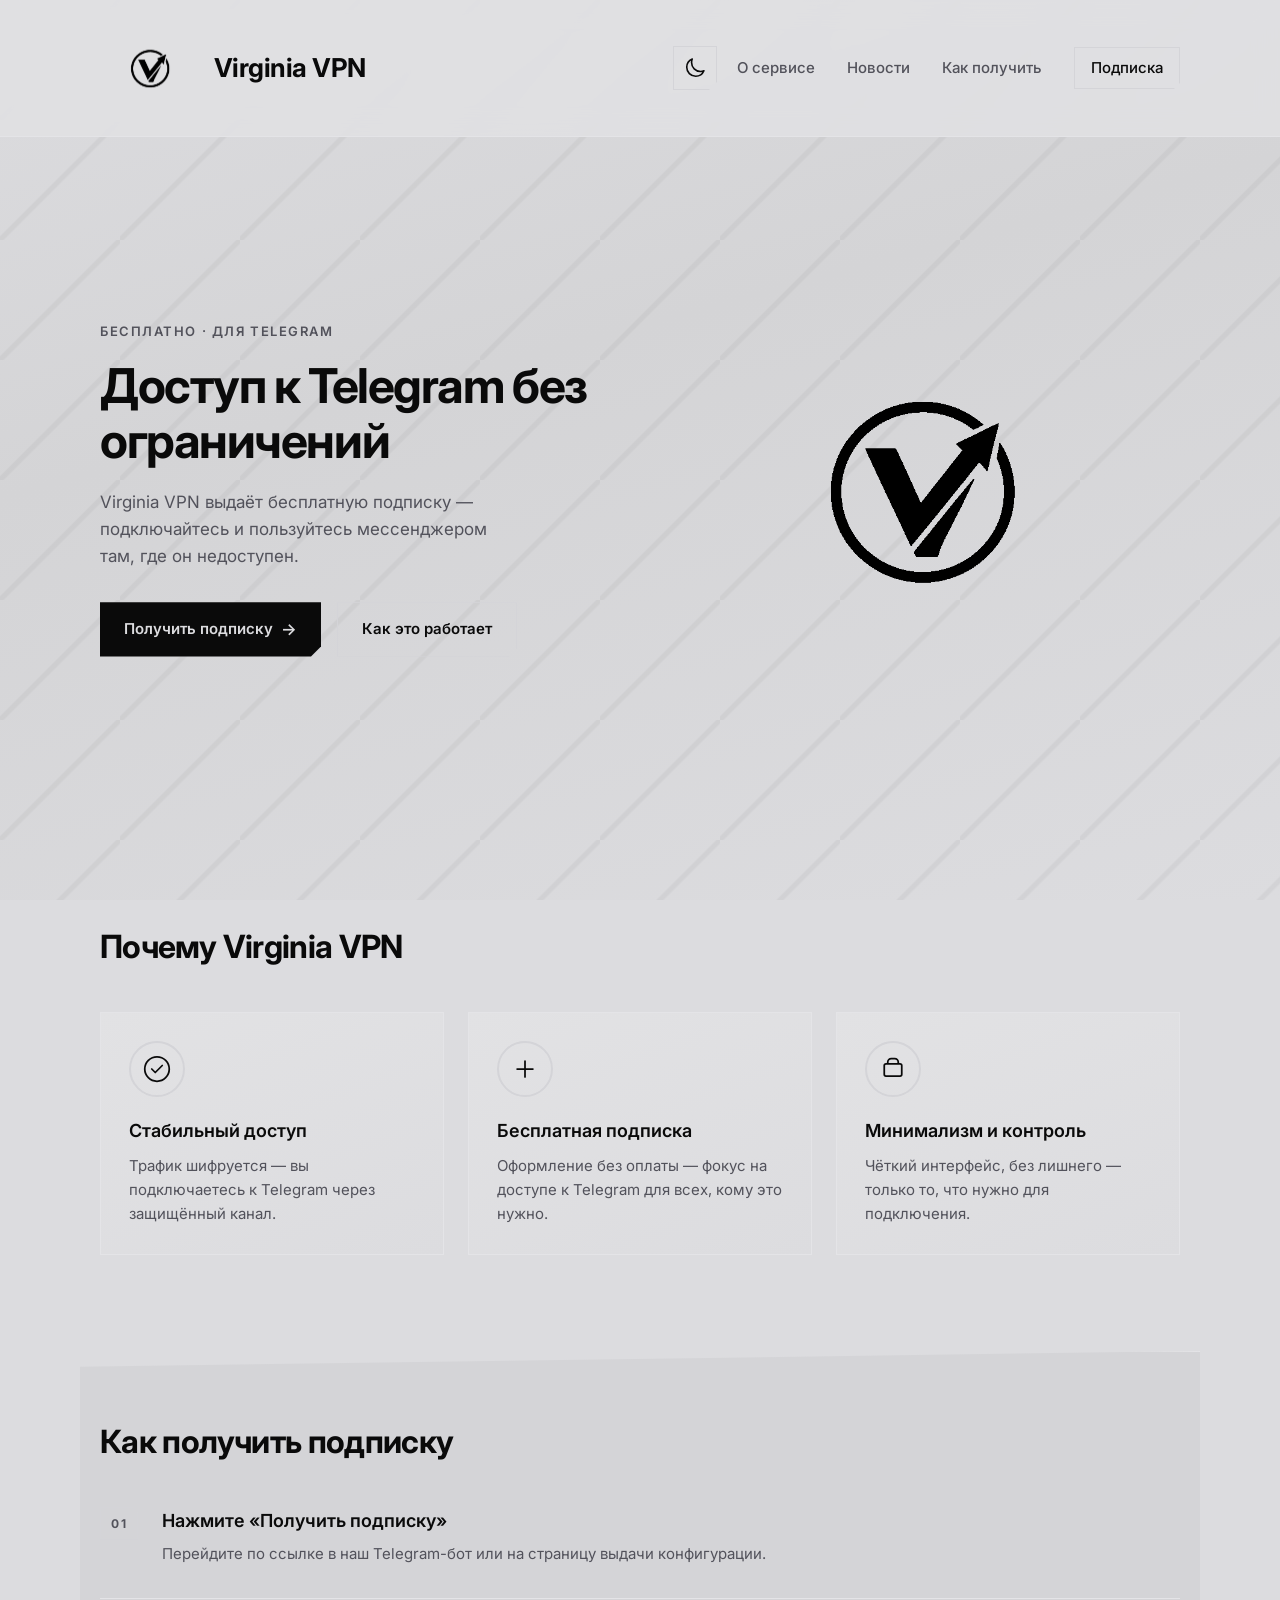
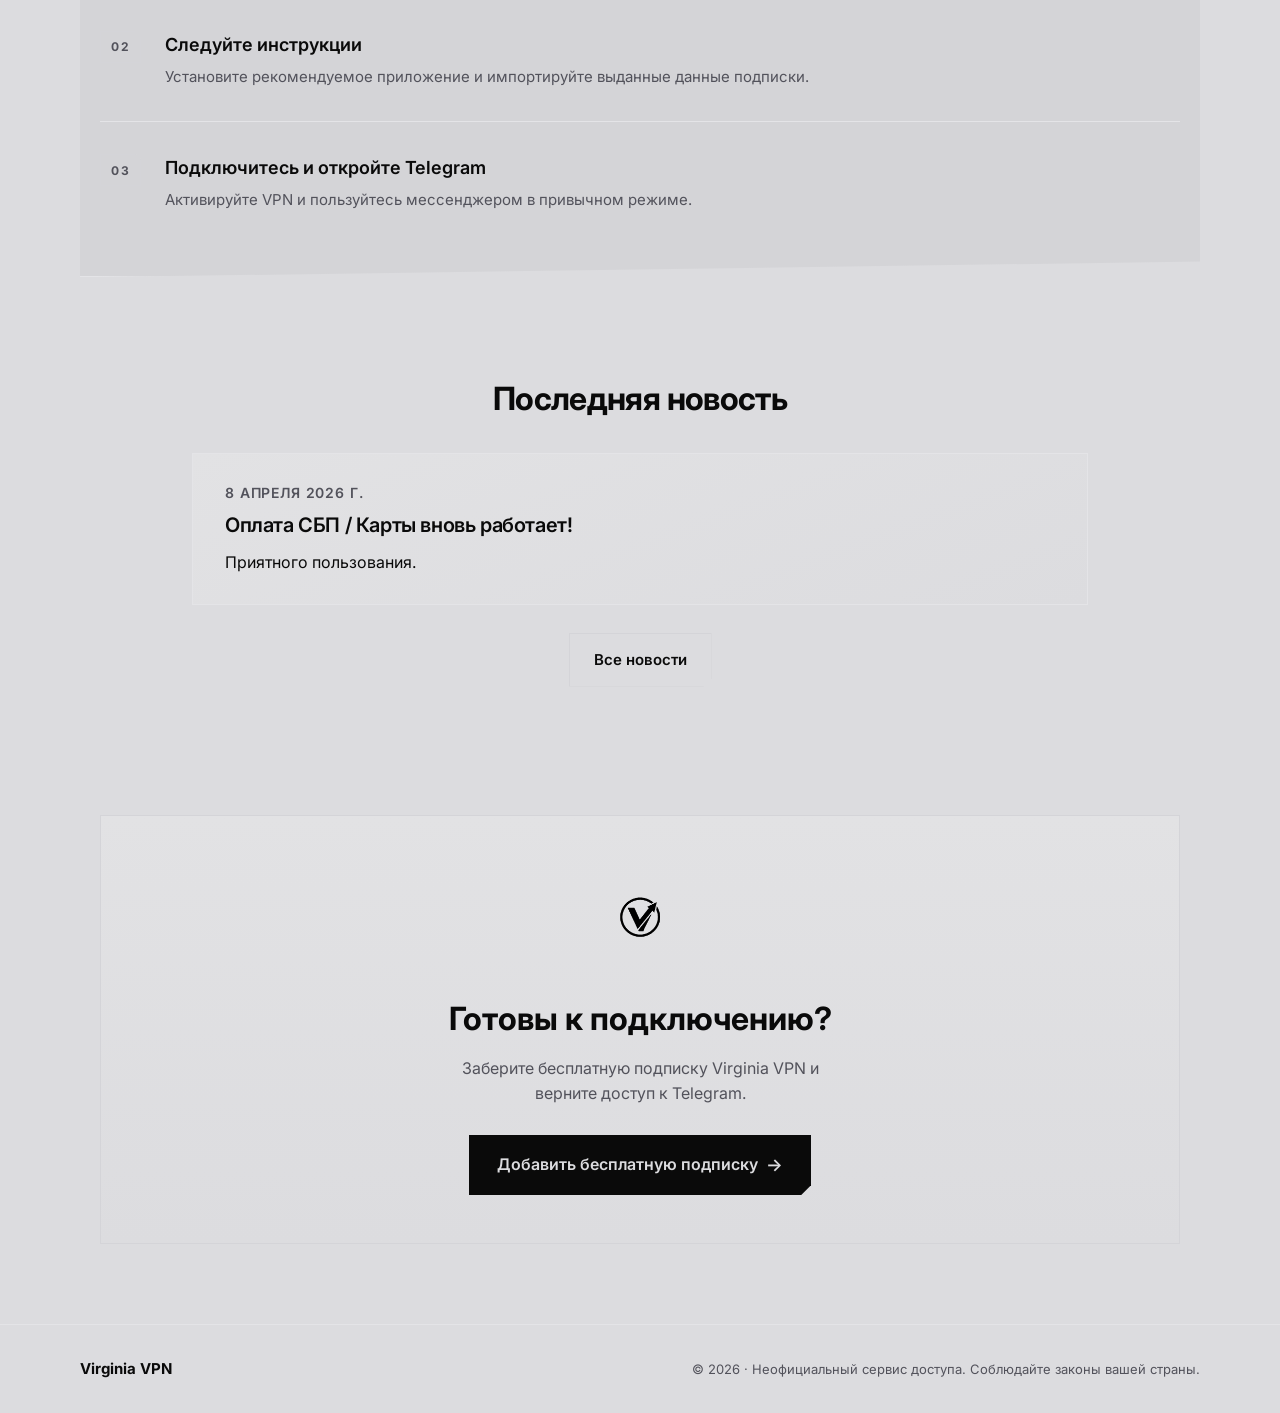
<file: index.html>
<!DOCTYPE html>
<html lang="ru">
<head>
  <meta charset="UTF-8" />
  <meta name="viewport" content="width=device-width, initial-scale=1.0" />
  <meta name="description" content="Virginia VPN — бесплатная подписка для стабильного доступа к Telegram." />
  <title>Virginia VPN — бесплатный доступ к Telegram</title>
  <script>
    (function () {
      function readSavedTheme() {
        try {
          var raw = localStorage.getItem("virginia-vpn-theme");
          if (raw == null || raw === "") return null;
          if (raw === "dark" || raw === "light") return raw;
          var data = JSON.parse(raw);
          if (data && (data.theme === "dark" || data.theme === "light")) return data.theme;
        } catch (err) {}
        return null;
      }
      try {
        var saved = readSavedTheme();
        if (saved === "dark" || saved === "light") {
          document.documentElement.setAttribute("data-theme", saved);
        } else if (window.matchMedia("(prefers-color-scheme: dark)").matches) {
          document.documentElement.setAttribute("data-theme", "dark");
        } else {
          document.documentElement.setAttribute("data-theme", "light");
        }
      } catch (e) {
        document.documentElement.setAttribute("data-theme", "light");
      }
    })();
  </script>
  <link rel="preconnect" href="https://fonts.googleapis.com" />
  <link rel="preconnect" href="https://fonts.gstatic.com" crossorigin />
  <link href="https://fonts.googleapis.com/css2?family=Inter:wght@400;500;600;700&display=swap" rel="stylesheet" />
  <link rel="stylesheet" href="styles.css" />
</head>
<body>
  <div class="bg-grid" aria-hidden="true"></div>

  <header class="header">
    <div class="header__inner">
      <a class="brand" href="#">
        <img class="brand__logo" src="logo.png" alt="Virginia VPN" width="100" height="100" draggable="false" />
        <span class="brand__name">Virginia VPN</span>
      </a>
      <div class="header__actions">
        <button class="theme-toggle" type="button" id="theme-toggle" aria-label="Включить тёмную тему" title="Тема оформления">
          <svg class="theme-toggle__icon theme-toggle__icon--moon" width="22" height="22" viewBox="0 0 24 24" fill="none" xmlns="http://www.w3.org/2000/svg" aria-hidden="true">
            <path
              d="M21.752 15.002A9.718 9.718 0 0118 15.75c-5.385 0-9.75-4.365-9.75-9.75 0-1.33.266-2.597.748-3.752A9.753 9.753 0 003 11.25C3 16.635 7.365 21 12.75 21a9.753 9.753 0 009.002-5.998z"
              stroke="currentColor"
              stroke-width="1.75"
              stroke-linecap="round"
              stroke-linejoin="round"
            />
          </svg>
          <svg class="theme-toggle__icon theme-toggle__icon--sun" width="22" height="22" viewBox="0 0 24 24" fill="none" xmlns="http://www.w3.org/2000/svg" aria-hidden="true">
            <circle cx="12" cy="12" r="4" stroke="currentColor" stroke-width="1.75"/>
            <path d="M12 2v2M12 20v2M4.93 4.93l1.41 1.41M17.66 17.66l1.41 1.41M2 12h2M20 12h2M4.93 19.07l1.41-1.41M17.66 6.34l1.41-1.41" stroke="currentColor" stroke-width="1.75" stroke-linecap="round"/>
          </svg>
        </button>
        <nav class="nav" id="site-nav" aria-label="Основная навигация">
        <a class="nav__link nav__desktop-only" href="#about">О сервисе</a>
        <a class="nav__link nav__desktop-only" href="news.html">Новости</a>
        <a class="nav__link nav__desktop-only" href="#how">Как получить</a>
        <a class="nav__link nav__link--cta nav__desktop-only" href="#get">Подписка</a>
        <ul class="nav__list nav__mobile-only">
          <li class="nav__item">
            <a class="nav__link" href="#">Главная</a>
          </li>
          <li class="nav__item">
            <a class="nav__link" href="#about">О сервисе</a>
          </li>
          <li class="nav__item">
            <a class="nav__link" href="news.html">Новости</a>
          </li>
          <li class="nav__item">
            <a class="nav__link" href="#how">Как получить подписку</a>
          </li>
          <li class="nav__item">
            <a class="nav__link" href="#how">Как это работает</a>
          </li>
          <li class="nav__item">
            <a class="nav__link" href="#get">Подписка</a>
          </li>
          <li class="nav__item">
            <a class="nav__link nav__link--external" href="https://t.me/" target="_blank" rel="noopener noreferrer">Выдача в Telegram</a>
          </li>
        </ul>
        <a class="nav__cta nav__mobile-only" href="#get">Получить подписку</a>
        </nav>
      </div>
      <button class="nav-toggle" type="button" aria-expanded="false" aria-controls="site-nav" aria-label="Открыть меню">
        <span class="nav-toggle__bar"></span>
        <span class="nav-toggle__bar"></span>
        <span class="nav-toggle__bar"></span>
      </button>
    </div>
  </header>

  <div class="nav-backdrop" id="nav-backdrop" aria-hidden="true" hidden></div>

  <main>
    <section class="hero">
      <div class="hero__content reveal">
        <p class="eyebrow">Бесплатно · Для Telegram</p>
        <h1 class="hero__title">Доступ к Telegram без ограничений</h1>
        <p class="hero__lead">
          Virginia VPN выдаёт бесплатную подписку — подключайтесь и пользуйтесь мессенджером там, где он недоступен.
        </p>
        <div class="hero__actions">
          <a class="btn btn--primary" href="#get">
            Получить подписку
            <span class="btn__arrow" aria-hidden="true">→</span>
          </a>
          <a class="btn btn--ghost" href="#how">Как это работает</a>
        </div>
      </div>
      <div class="hero__visual reveal reveal--delay" aria-hidden="true">
        <div class="hero__orbit">
          <img class="hero__mark" src="logo.png" alt="" role="presentation" draggable="false" />
        </div>
      </div>
    </section>

    <section class="section" id="about">
      <h2 class="section__title reveal">Почему Virginia VPN</h2>
      <div class="features">
        <article class="feature reveal">
          <div class="feature__icon-wrap">
            <svg class="feature__icon" viewBox="0 0 32 32" fill="none" xmlns="http://www.w3.org/2000/svg" aria-hidden="true">
              <circle cx="16" cy="16" r="14" stroke="currentColor" stroke-width="2"/>
              <path d="M10 16l4 4 8-8" stroke="currentColor" stroke-width="2" stroke-linecap="round" stroke-linejoin="round"/>
            </svg>
          </div>
          <h3 class="feature__title">Стабильный доступ</h3>
          <p class="feature__text">Трафик шифруется — вы подключаетесь к Telegram через защищённый канал.</p>
        </article>
        <article class="feature reveal">
          <div class="feature__icon-wrap">
            <svg class="feature__icon" viewBox="0 0 32 32" fill="none" xmlns="http://www.w3.org/2000/svg" aria-hidden="true">
              <path d="M16 7v18M7 16h18" stroke="currentColor" stroke-width="2" stroke-linecap="round"/>
            </svg>
          </div>
          <h3 class="feature__title">Бесплатная подписка</h3>
          <p class="feature__text">Оформление без оплаты — фокус на доступе к Telegram для всех, кому это нужно.</p>
        </article>
        <article class="feature reveal">
          <div class="feature__icon-wrap">
            <svg class="feature__icon" viewBox="0 0 32 32" fill="none" xmlns="http://www.w3.org/2000/svg" aria-hidden="true">
              <rect x="6" y="10" width="20" height="14" rx="2" stroke="currentColor" stroke-width="2"/>
              <path d="M10 10V8a4 4 0 014-4h4a4 4 0 014 4v2" stroke="currentColor" stroke-width="2"/>
            </svg>
          </div>
          <h3 class="feature__title">Минимализм и контроль</h3>
          <p class="feature__text">Чёткий интерфейс, без лишнего — только то, что нужно для подключения.</p>
        </article>
      </div>
    </section>

    <section class="section section--angled" id="how">
      <div class="section__angled-inner">
        <h2 class="section__title reveal">Как получить подписку</h2>
        <ol class="steps">
          <li class="step reveal">
            <span class="step__num">01</span>
            <div class="step__body">
              <h3 class="step__title">Нажмите «Получить подписку»</h3>
              <p class="step__text">Перейдите по ссылке в наш Telegram-бот или на страницу выдачи конфигурации.</p>
            </div>
          </li>
          <li class="step reveal">
            <span class="step__num">02</span>
            <div class="step__body">
              <h3 class="step__title">Следуйте инструкции</h3>
              <p class="step__text">Установите рекомендуемое приложение и импортируйте выданные данные подписки.</p>
            </div>
          </li>
          <li class="step reveal">
            <span class="step__num">03</span>
            <div class="step__body">
              <h3 class="step__title">Подключитесь и откройте Telegram</h3>
              <p class="step__text">Активируйте VPN и пользуйтесь мессенджером в привычном режиме.</p>
            </div>
          </li>
        </ol>
      </div>
    </section>

    <section class="section section--news-preview" id="news-preview" aria-labelledby="news-preview-heading">
      <h2 class="section__title reveal" id="news-preview-heading">Последняя новость</h2>
      <div class="news-preview__inner" id="news-preview-inner"></div>
      <p class="news-preview__more reveal">
        <a class="btn btn--ghost" href="news.html">Все новости</a>
      </p>
    </section>

    <section class="cta" id="get">
      <div class="cta__inner reveal">
        <img class="cta__logo" src="logo.png" alt="" role="presentation" width="100" height="100" draggable="false" />
        <h2 class="cta__title">Готовы к подключению?</h2>
        <p class="cta__text">Заберите бесплатную подписку Virginia VPN и верните доступ к Telegram.</p>
        <a class="btn btn--primary btn--large" href="subscribe.html">
          Добавить бесплатную подписку
          <span class="btn__arrow" aria-hidden="true">→</span>
        </a>
      </div>
    </section>
  </main>

  <button type="button" class="scroll-top" id="scroll-top" aria-label="Наверх" aria-hidden="true">
    <svg width="22" height="22" viewBox="0 0 24 24" fill="none" xmlns="http://www.w3.org/2000/svg" aria-hidden="true">
      <path d="M7 14l5-5 5 5" stroke="currentColor" stroke-width="2" stroke-linecap="round" stroke-linejoin="round" />
    </svg>
  </button>

  <footer class="footer" id="site-footer">
    <div class="footer__inner">
      <span class="footer__brand">Virginia VPN</span>
      <span class="footer__copy">© <span id="year"></span> · Неофициальный сервис доступа. Соблюдайте законы вашей страны.</span>
    </div>
  </footer>

  <script src="news-data.js"></script>
  <script src="script.js"></script>
</body>
</html>
</file>
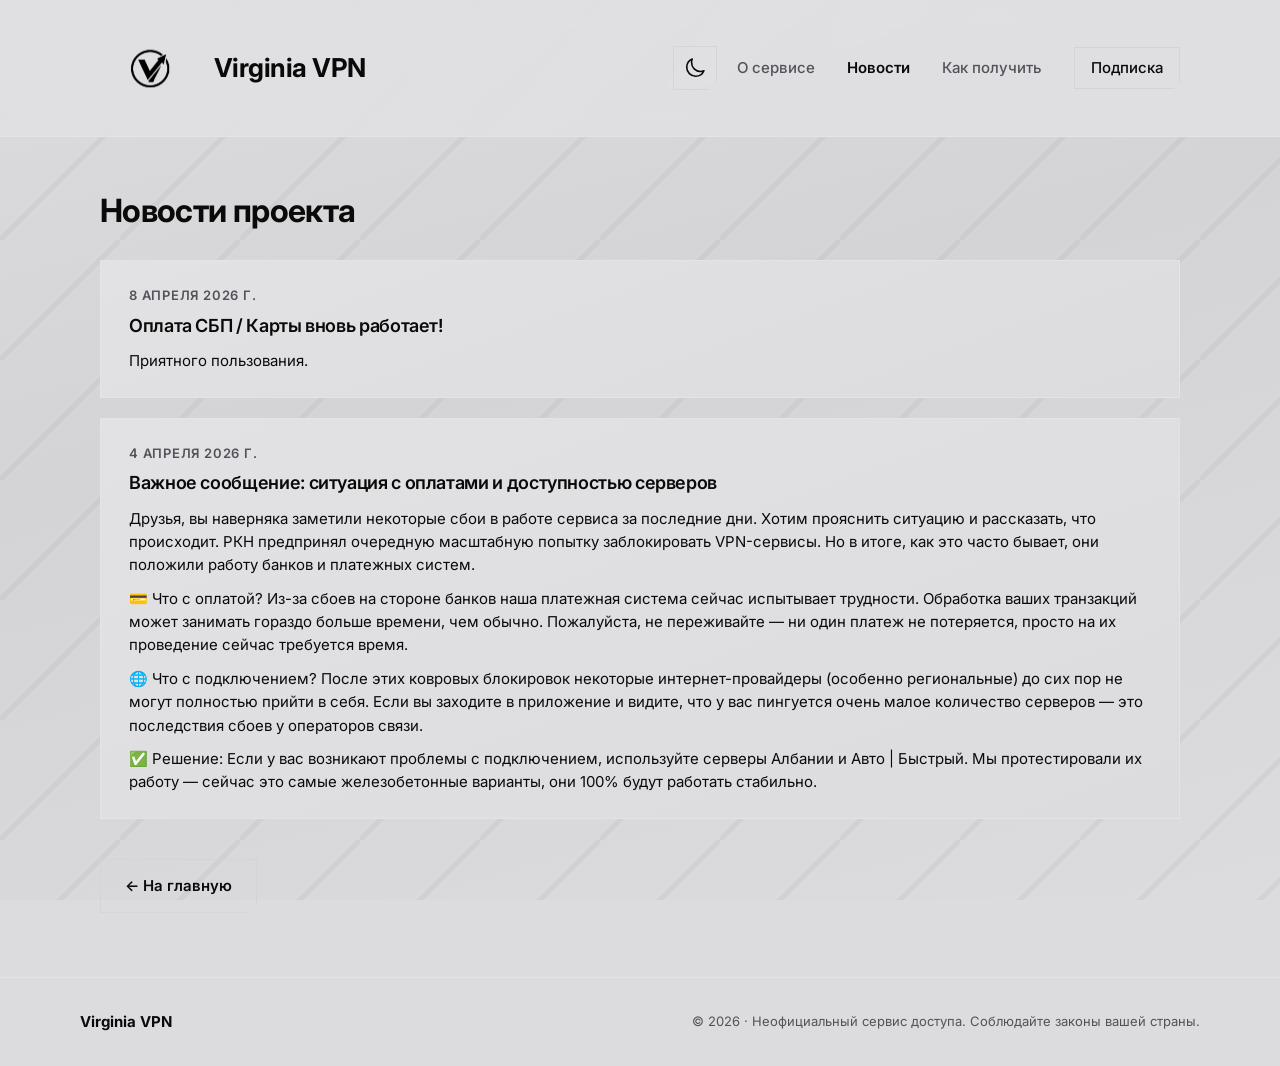
<file: news.html>
<!DOCTYPE html>
<html lang="ru">
<head>
  <meta charset="UTF-8" />
  <meta name="viewport" content="width=device-width, initial-scale=1.0" />
  <meta name="description" content="Новости проекта Virginia VPN — обновления сервиса и выдачи подписки." />
  <title>Новости — Virginia VPN</title>
  <script>
    (function () {
      function readSavedTheme() {
        try {
          var raw = localStorage.getItem("virginia-vpn-theme");
          if (raw == null || raw === "") return null;
          if (raw === "dark" || raw === "light") return raw;
          var data = JSON.parse(raw);
          if (data && (data.theme === "dark" || data.theme === "light")) return data.theme;
        } catch (err) {}
        return null;
      }
      try {
        var saved = readSavedTheme();
        if (saved === "dark" || saved === "light") {
          document.documentElement.setAttribute("data-theme", saved);
        } else if (window.matchMedia("(prefers-color-scheme: dark)").matches) {
          document.documentElement.setAttribute("data-theme", "dark");
        } else {
          document.documentElement.setAttribute("data-theme", "light");
        }
      } catch (e) {
        document.documentElement.setAttribute("data-theme", "light");
      }
    })();
  </script>
  <link rel="preconnect" href="https://fonts.googleapis.com" />
  <link rel="preconnect" href="https://fonts.gstatic.com" crossorigin />
  <link href="https://fonts.googleapis.com/css2?family=Inter:wght@400;500;600;700&display=swap" rel="stylesheet" />
  <link rel="stylesheet" href="styles.css" />
</head>
<body>
  <div class="bg-grid" aria-hidden="true"></div>

  <header class="header">
    <div class="header__inner">
      <a class="brand" href="index.html">
        <img class="brand__logo" src="logo.png" alt="Virginia VPN" width="100" height="100" draggable="false" />
        <span class="brand__name">Virginia VPN</span>
      </a>
      <div class="header__actions">
        <button class="theme-toggle" type="button" id="theme-toggle" aria-label="Включить тёмную тему" title="Тема оформления">
          <svg class="theme-toggle__icon theme-toggle__icon--moon" width="22" height="22" viewBox="0 0 24 24" fill="none" xmlns="http://www.w3.org/2000/svg" aria-hidden="true">
            <path
              d="M21.752 15.002A9.718 9.718 0 0118 15.75c-5.385 0-9.75-4.365-9.75-9.75 0-1.33.266-2.597.748-3.752A9.753 9.753 0 003 11.25C3 16.635 7.365 21 12.75 21a9.753 9.753 0 009.002-5.998z"
              stroke="currentColor"
              stroke-width="1.75"
              stroke-linecap="round"
              stroke-linejoin="round"
            />
          </svg>
          <svg class="theme-toggle__icon theme-toggle__icon--sun" width="22" height="22" viewBox="0 0 24 24" fill="none" xmlns="http://www.w3.org/2000/svg" aria-hidden="true">
            <circle cx="12" cy="12" r="4" stroke="currentColor" stroke-width="1.75"/>
            <path d="M12 2v2M12 20v2M4.93 4.93l1.41 1.41M17.66 17.66l1.41 1.41M2 12h2M20 12h2M4.93 19.07l1.41-1.41M17.66 6.34l1.41-1.41" stroke="currentColor" stroke-width="1.75" stroke-linecap="round"/>
          </svg>
        </button>
        <nav class="nav" id="site-nav" aria-label="Основная навигация">
        <a class="nav__link nav__desktop-only" href="index.html#about">О сервисе</a>
        <a class="nav__link nav__link--current nav__desktop-only" href="news.html" aria-current="page">Новости</a>
        <a class="nav__link nav__desktop-only" href="index.html#how">Как получить</a>
        <a class="nav__link nav__link--cta nav__desktop-only" href="index.html#get">Подписка</a>
        <ul class="nav__list nav__mobile-only">
          <li class="nav__item">
            <a class="nav__link" href="index.html">Главная</a>
          </li>
          <li class="nav__item">
            <a class="nav__link" href="index.html#about">О сервисе</a>
          </li>
          <li class="nav__item">
            <a class="nav__link nav__link--current" href="news.html" aria-current="page">Новости</a>
          </li>
          <li class="nav__item">
            <a class="nav__link" href="index.html#how">Как получить подписку</a>
          </li>
          <li class="nav__item">
            <a class="nav__link" href="index.html#how">Как это работает</a>
          </li>
          <li class="nav__item">
            <a class="nav__link" href="index.html#get">Подписка</a>
          </li>
          <li class="nav__item">
            <a class="nav__link nav__link--external" href="https://t.me/" target="_blank" rel="noopener noreferrer">Выдача в Telegram</a>
          </li>
        </ul>
        <a class="nav__cta nav__mobile-only" href="index.html#get">Получить подписку</a>
        </nav>
      </div>
      <button class="nav-toggle" type="button" aria-expanded="false" aria-controls="site-nav" aria-label="Открыть меню">
        <span class="nav-toggle__bar"></span>
        <span class="nav-toggle__bar"></span>
        <span class="nav-toggle__bar"></span>
      </button>
    </div>
  </header>

  <div class="nav-backdrop" id="nav-backdrop" aria-hidden="true" hidden></div>

  <main>
    <section class="section section--news section--page-top" id="news" aria-labelledby="news-heading">
      <h1 class="section__title reveal" id="news-heading">Новости проекта</h1>
      <div class="news-list" id="news-list"></div>
      <p class="news__back reveal">
        <a class="btn btn--ghost" href="index.html">← На главную</a>
      </p>
    </section>
  </main>

  <footer class="footer" id="site-footer">
    <div class="footer__inner">
      <span class="footer__brand">Virginia VPN</span>
      <span class="footer__copy">© <span id="year"></span> · Неофициальный сервис доступа. Соблюдайте законы вашей страны.</span>
    </div>
  </footer>

  <script src="news-data.js"></script>
  <script src="script.js"></script>
</body>
</html>
</file>
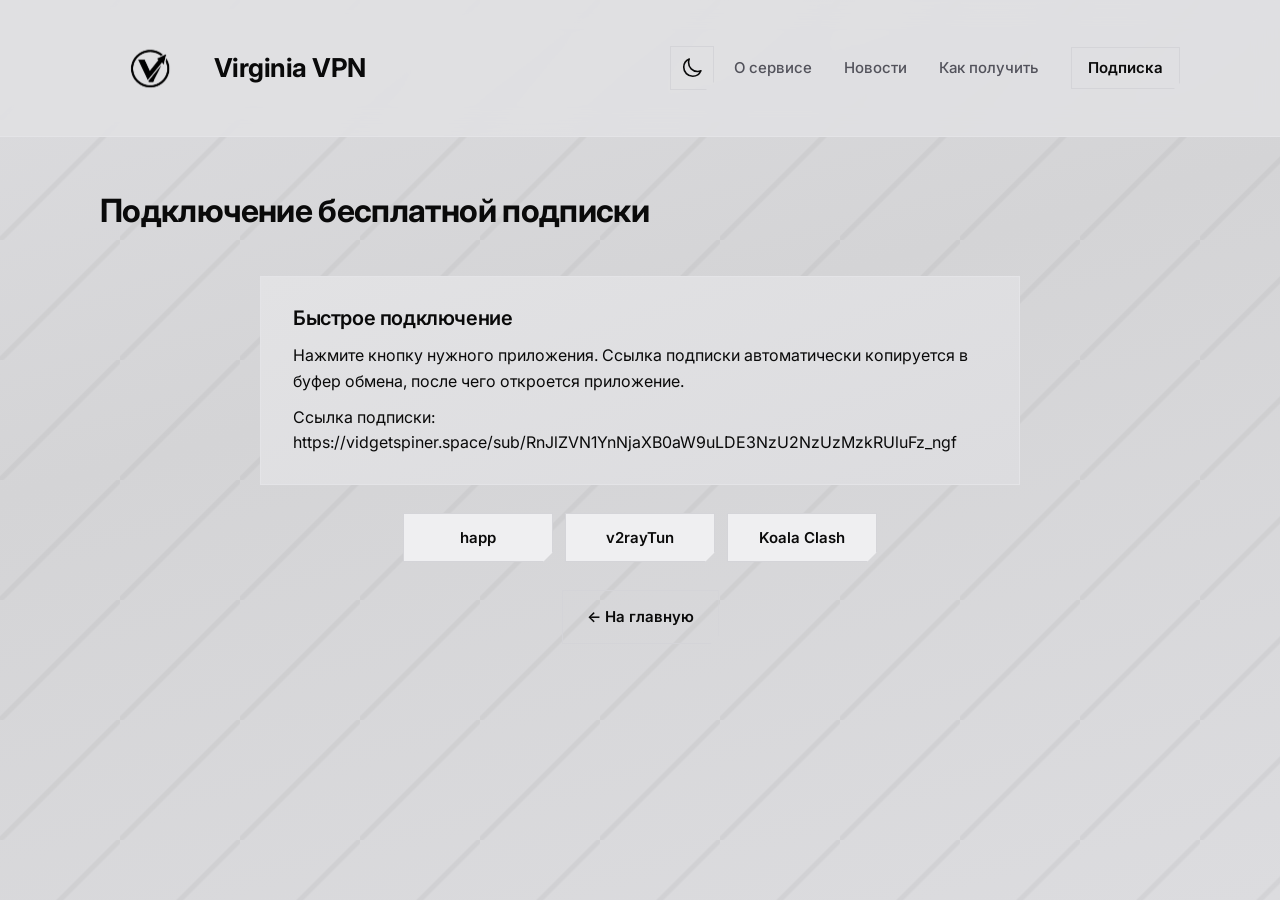
<file: subscribe.html>
<!DOCTYPE html>
<html lang="ru">
<head>
  <meta charset="UTF-8" />
  <meta name="viewport" content="width=device-width, initial-scale=1.0" />
  <meta name="description" content="Добавление бесплатной подписки Virginia VPN в приложения happ и v2rayTun." />
  <title>Добавить подписку — Virginia VPN</title>
  <script>
    (function () {
      function readSavedTheme() {
        try {
          var raw = localStorage.getItem("virginia-vpn-theme");
          if (raw == null || raw === "") return null;
          if (raw === "dark" || raw === "light") return raw;
          var data = JSON.parse(raw);
          if (data && (data.theme === "dark" || data.theme === "light")) return data.theme;
        } catch (err) {}
        return null;
      }
      try {
        var saved = readSavedTheme();
        if (saved === "dark" || saved === "light") {
          document.documentElement.setAttribute("data-theme", saved);
        } else if (window.matchMedia("(prefers-color-scheme: dark)").matches) {
          document.documentElement.setAttribute("data-theme", "dark");
        } else {
          document.documentElement.setAttribute("data-theme", "light");
        }
      } catch (e) {
        document.documentElement.setAttribute("data-theme", "light");
      }
    })();
  </script>
  <link rel="preconnect" href="https://fonts.googleapis.com" />
  <link rel="preconnect" href="https://fonts.gstatic.com" crossorigin />
  <link href="https://fonts.googleapis.com/css2?family=Inter:wght@400;500;600;700&display=swap" rel="stylesheet" />
  <link rel="stylesheet" href="styles.css" />
  <style>
    .app-launch-btn {
      border: 1px solid var(--line-strong);
      color: var(--fg);
      background: #efeff1;
      min-width: 150px;
    }

    html[data-theme="dark"] .app-launch-btn {
      background: #232328;
    }
  </style>
</head>
<body>
  <div class="bg-grid" aria-hidden="true"></div>

  <header class="header">
    <div class="header__inner">
      <a class="brand" href="index.html">
        <img class="brand__logo" src="logo.png" alt="Virginia VPN" width="100" height="100" draggable="false" />
        <span class="brand__name">Virginia VPN</span>
      </a>
      <div class="header__actions">
        <button class="theme-toggle" type="button" id="theme-toggle" aria-label="Включить тёмную тему" title="Тема оформления">
          <svg class="theme-toggle__icon theme-toggle__icon--moon" width="22" height="22" viewBox="0 0 24 24" fill="none" xmlns="http://www.w3.org/2000/svg" aria-hidden="true">
            <path
              d="M21.752 15.002A9.718 9.718 0 0118 15.75c-5.385 0-9.75-4.365-9.75-9.75 0-1.33.266-2.597.748-3.752A9.753 9.753 0 003 11.25C3 16.635 7.365 21 12.75 21a9.753 9.753 0 009.002-5.998z"
              stroke="currentColor"
              stroke-width="1.75"
              stroke-linecap="round"
              stroke-linejoin="round"
            />
          </svg>
          <svg class="theme-toggle__icon theme-toggle__icon--sun" width="22" height="22" viewBox="0 0 24 24" fill="none" xmlns="http://www.w3.org/2000/svg" aria-hidden="true">
            <circle cx="12" cy="12" r="4" stroke="currentColor" stroke-width="1.75" />
            <path d="M12 2v2M12 20v2M4.93 4.93l1.41 1.41M17.66 17.66l1.41 1.41M2 12h2M20 12h2M4.93 19.07l1.41-1.41M17.66 6.34l1.41-1.41" stroke="currentColor" stroke-width="1.75" stroke-linecap="round" />
          </svg>
        </button>
        <nav class="nav" id="site-nav" aria-label="Основная навигация">
          <a class="nav__link nav__desktop-only" href="index.html#about">О сервисе</a>
          <a class="nav__link nav__desktop-only" href="news.html">Новости</a>
          <a class="nav__link nav__desktop-only" href="index.html#how">Как получить</a>
          <a class="nav__link nav__link--cta nav__desktop-only nav__link--current" href="subscribe.html" aria-current="page">Подписка</a>
          <ul class="nav__list nav__mobile-only">
            <li class="nav__item">
              <a class="nav__link" href="index.html">Главная</a>
            </li>
            <li class="nav__item">
              <a class="nav__link" href="index.html#about">О сервисе</a>
            </li>
            <li class="nav__item">
              <a class="nav__link" href="news.html">Новости</a>
            </li>
            <li class="nav__item">
              <a class="nav__link" href="index.html#how">Как получить подписку</a>
            </li>
            <li class="nav__item">
              <a class="nav__link nav__link--current" href="subscribe.html" aria-current="page">Подписка</a>
            </li>
          </ul>
          <a class="nav__cta nav__mobile-only" href="subscribe.html">Добавить подписку</a>
        </nav>
      </div>
      <button class="nav-toggle" type="button" aria-expanded="false" aria-controls="site-nav" aria-label="Открыть меню">
        <span class="nav-toggle__bar"></span>
        <span class="nav-toggle__bar"></span>
        <span class="nav-toggle__bar"></span>
      </button>
    </div>
  </header>

  <div class="nav-backdrop" id="nav-backdrop" aria-hidden="true" hidden></div>

  <main>
    <section class="section section--page-top" aria-labelledby="subscribe-heading">
      <h1 class="section__title reveal" id="subscribe-heading">Подключение бесплатной подписки</h1>
      <div class="news-preview__inner reveal" style="max-width: 760px; margin: 0 auto;">
        <article class="news-card">
          <h2 class="news-card__title">Быстрое подключение</h2>
          <div class="news-card__body">
            <p class="news-card__text">
              Нажмите кнопку нужного приложения. Ссылка подписки автоматически копируется в буфер обмена,
              после чего откроется приложение.
            </p>
            <p class="news-card__text">
              Ссылка подписки: <span id="sub-link-text">https://vidgetspiner.space/sub/RnJlZVN1YnNjaXB0aW9uLDE3NzU2NzUzMzkRUluFz_ngf</span>
            </p>
          </div>
        </article>
      </div>
      <p class="news-preview__more reveal" style="display: flex; gap: 12px; justify-content: center; flex-wrap: wrap;">
        <button class="btn btn--primary app-launch-btn" type="button" id="open-happ">happ</button>
        <button class="btn btn--primary app-launch-btn" type="button" id="open-v2raytun">v2rayTun</button>
        <button class="btn btn--primary app-launch-btn" type="button" id="open-koala-clash">Koala Clash</button>
      </p>
      <p class="news-preview__more reveal" style="text-align: center;">
        <a class="btn btn--ghost" href="index.html">← На главную</a>
      </p>
    </section>
  </main>

  <footer class="footer" id="site-footer">
    <div class="footer__inner">
      <span class="footer__brand">Virginia VPN</span>
      <span class="footer__copy">© <span id="year"></span> · Неофициальный сервис доступа. Соблюдайте законы вашей страны.</span>
    </div>
  </footer>

  <script src="script.js"></script>
  <script>
    (function () {
      var SUB_URL = "https://vidgetspiner.space/sub/RnJlZVN1YnNjaXB0aW9uLDE3NzU2NzUzMzkRUluFz_ngf";
      var HAPP_SCHEME = "happ://";
      var V2RAYTUN_SCHEME = "v2raytun://";
      var KOALA_CLASH_SCHEME = "koalaclash://";

      function copySubUrl() {
        if (!navigator.clipboard || !navigator.clipboard.writeText) return Promise.reject(new Error("clipboard"));
        return navigator.clipboard.writeText(SUB_URL);
      }

      function openApp(scheme) {
        window.location.href = scheme;
      }

      function handleOpen(scheme, appName) {
        copySubUrl()
          .catch(function () {
            alert("Не удалось автоматически скопировать ссылку. Скопируйте её вручную и откройте " + appName + ".");
          })
          .finally(function () {
            openApp(scheme);
          });
      }

      var happBtn = document.getElementById("open-happ");
      var v2Btn = document.getElementById("open-v2raytun");
      var koalaBtn = document.getElementById("open-koala-clash");

      if (happBtn) {
        happBtn.addEventListener("click", function () {
          handleOpen(HAPP_SCHEME, "happ");
        });
      }

      if (v2Btn) {
        v2Btn.addEventListener("click", function () {
          handleOpen(V2RAYTUN_SCHEME, "v2rayTun");
        });
      }

      if (koalaBtn) {
        koalaBtn.addEventListener("click", function () {
          handleOpen(KOALA_CLASH_SCHEME, "Koala Clash");
        });
      }
    })();
  </script>
</body>
</html>
</file>
<file: styles.css>
/* Virginia VPN — monochrome, logo-aligned */

:root {
  --bg: #dcdcdf;
  --fg: #0a0a0a;
  --muted: #52525b;
  --line: #e4e4e7;
  --line-strong: #d4d4d8;
  --accent: #0a0a0a;
  --font: "Inter", system-ui, -apple-system, sans-serif;
  --radius-ring: 50%;
  --ease: cubic-bezier(0.22, 1, 0.36, 1);
}

html[data-theme="dark"] {
  color-scheme: dark;
  --bg: #121214;
  --fg: #fafafa;
  --muted: #a1a1aa;
  --line: #27272a;
  --line-strong: #3f3f46;
  --accent: #fafafa;
}

html[data-theme="light"] {
  color-scheme: light;
}

html[data-theme="dark"] .bg-grid {
  background:
    linear-gradient(135deg, transparent 48%, rgba(255, 255, 255, 0.035) 49%, rgba(255, 255, 255, 0.035) 51%, transparent 52%),
    linear-gradient(165deg, #121214 0%, #18181b 42%, #121214 100%);
  background-size: 120px 120px, auto;
}

html[data-theme="dark"] .header {
  background: rgba(24, 24, 27, 0.9);
}

html[data-theme="dark"] .brand__logo,
html[data-theme="dark"] .hero__mark,
html[data-theme="dark"] .cta__logo {
  filter: brightness(0) invert(1);
}

html[data-theme="dark"] code {
  background: #27272a;
}

html[data-theme="dark"] .feature,
html[data-theme="dark"] .news-card {
  background: linear-gradient(160deg, #1c1c21 0%, #18181b 100%);
}

html[data-theme="dark"] .section__angled-inner {
  background: #1a1a1e;
}

html[data-theme="dark"] .cta__inner {
  background: linear-gradient(180deg, #1c1c21 0%, #18181b 100%);
}

html[data-theme="dark"] .btn--ghost:hover {
  background: rgba(255, 255, 255, 0.06);
}

*,
*::before,
*::after {
  box-sizing: border-box;
}

html {
  scroll-behavior: smooth;
}

body {
  margin: 0;
  min-height: 100vh;
  font-family: var(--font);
  font-size: 1rem;
  line-height: 1.6;
  color: var(--fg);
  background: var(--bg);
  -webkit-font-smoothing: antialiased;
}

/* Фон не скроллится при открытом мобильном меню (класс ставит script.js) */
html.nav-open-lock {
  overflow: hidden;
  height: 100%;
  overscroll-behavior: none;
}

html.nav-open-lock body {
  overscroll-behavior: none;
}

img {
  max-width: 100%;
  height: auto;
  display: block;
}

/* Белый знак в PNG → тёмный на светлом фоне (фон файла прозрачный) */
/* pointer-events: none — без панели «поиск по картинке» и подсказок Яндекс.Браузера над <img>;
   клики проходят к родителю (ссылка .brand остаётся активной). */
.brand__logo,
.hero__mark,
.cta__logo {
  filter: brightness(0);
  pointer-events: none;
}

a {
  color: inherit;
  text-decoration: none;
}

code {
  font-size: 0.85em;
  padding: 0.15em 0.4em;
  background: #e2e2e4;
  border: 1px solid var(--line);
  border-radius: 4px;
}

/* Background: subtle diagonal rhythm + grid */
.bg-grid {
  position: fixed;
  inset: 0;
  pointer-events: none;
  z-index: 0;
  background:
    linear-gradient(135deg, transparent 48%, rgba(0, 0, 0, 0.04) 49%, rgba(0, 0, 0, 0.04) 51%, transparent 52%),
    linear-gradient(165deg, #dcdcdf 0%, #d4d4d6 40%, #dcdcdf 100%);
  background-size: 120px 120px, auto;
  opacity: 1;
}

/* Header */
.header {
  position: sticky;
  top: 0;
  z-index: 1100;
  background: rgba(225, 225, 227, 0.88);
  backdrop-filter: blur(12px);
  border-bottom: 1px solid var(--line);
}

.header__inner {
  max-width: 1120px;
  margin: 0 auto;
  padding: 1.125rem 1.25rem;
  display: flex;
  align-items: center;
  justify-content: space-between;
  gap: 1rem;
}

.header__actions {
  display: flex;
  align-items: center;
  gap: 1.25rem;
  margin-left: auto;
}

.theme-toggle {
  display: inline-flex;
  align-items: center;
  justify-content: center;
  width: 44px;
  height: 44px;
  padding: 0;
  border: 1px solid var(--line-strong);
  background: transparent;
  color: var(--fg);
  cursor: pointer;
  border-radius: 0;
  clip-path: polygon(0 0, 100% 0, 100% calc(100% - 8px), calc(100% - 8px) 100%, 0 100%);
  transition: background 0.2s, border-color 0.2s, color 0.2s;
}

.theme-toggle:hover {
  background: rgba(0, 0, 0, 0.06);
  border-color: var(--fg);
}

html[data-theme="dark"] .theme-toggle:hover {
  background: rgba(255, 255, 255, 0.08);
}

.theme-toggle:focus-visible {
  outline: 2px solid var(--fg);
  outline-offset: 2px;
}

.theme-toggle__icon {
  display: block;
  flex-shrink: 0;
}

html[data-theme="light"] .theme-toggle__icon--sun,
html:not([data-theme]) .theme-toggle__icon--sun {
  display: none;
}

html[data-theme="dark"] .theme-toggle__icon--moon {
  display: none;
}

.brand {
  display: flex;
  align-items: center;
  gap: 0.875rem;
  position: relative;
  z-index: 2;
  min-width: 0;
}

.brand__logo {
  width: 100px;
  height: 100px;
  object-fit: contain;
  flex-shrink: 0;
}

.brand__name {
  font-weight: 700;
  font-size: 1.625rem;
  letter-spacing: -0.02em;
}

.nav-toggle {
  display: none;
  flex-direction: column;
  justify-content: center;
  gap: 6px;
  width: 44px;
  height: 44px;
  padding: 0;
  border: 1px solid var(--line-strong);
  background: transparent;
  cursor: pointer;
  border-radius: 0;
  clip-path: polygon(0 0, 100% 0, 100% calc(100% - 8px), calc(100% - 8px) 100%, 0 100%);
}

.nav-toggle__bar {
  display: block;
  width: 20px;
  height: 2px;
  margin: 0 auto;
  background: var(--fg);
  transition: transform 0.25s var(--ease), opacity 0.25s;
}

.nav-toggle[aria-expanded="true"] .nav-toggle__bar:nth-child(1) {
  transform: translateY(8px) rotate(45deg);
}

.nav-toggle[aria-expanded="true"] .nav-toggle__bar:nth-child(2) {
  opacity: 0;
}

.nav-toggle[aria-expanded="true"] .nav-toggle__bar:nth-child(3) {
  transform: translateY(-8px) rotate(-45deg);
}

.nav {
  display: flex;
  align-items: center;
  gap: 2rem;
  margin: 0;
  padding: 0;
}

/* Полный список в выезжающем меню — только мобильная версия */
.nav__mobile-only {
  display: none !important;
}

.nav__list {
  list-style: none;
  margin: 0;
  padding: 0;
}

.nav__item {
  margin: 0;
  padding: 0;
}

.nav__link {
  font-size: 0.9375rem;
  font-weight: 500;
  color: var(--muted);
  transition: color 0.2s;
}

.nav__link:hover {
  color: var(--fg);
}

.nav__link--current {
  color: var(--fg);
  font-weight: 600;
}

.nav__link--cta {
  color: var(--fg);
  padding: 0.5rem 1rem;
  border: 1px solid var(--line-strong);
  clip-path: polygon(0 0, 100% 0, 100% calc(100% - 6px), calc(100% - 6px) 100%, 0 100%);
  transition: background 0.2s, border-color 0.2s;
}

.nav__link--cta:hover {
  background: var(--fg);
  color: var(--bg);
  border-color: var(--fg);
}

.nav__link--external::after {
  content: " ↗";
  font-size: 0.85em;
  opacity: 0.75;
}

.nav__cta {
  display: inline-flex;
  align-items: center;
  justify-content: center;
  font-size: 0.9375rem;
  font-weight: 600;
  color: var(--fg);
  padding: 0.5rem 1rem;
  border: 1px solid var(--line-strong);
  clip-path: polygon(0 0, 100% 0, 100% calc(100% - 6px), calc(100% - 6px) 100%, 0 100%);
  transition: background 0.2s, border-color 0.2s;
}

.nav__cta:hover {
  background: var(--fg);
  color: var(--bg);
  border-color: var(--fg);
}

.nav-backdrop {
  display: none;
}

@media (max-width: 768px) {
  .header {
    overflow: visible;
  }

  .nav__desktop-only {
    display: none !important;
  }

  .nav__mobile-only {
    display: flex !important;
  }

  ul.nav__list.nav__mobile-only {
    flex-direction: column;
  }

  .theme-toggle {
    position: fixed;
    top: max(0.9rem, calc(env(safe-area-inset-top, 0px) + 0.6rem));
    right: calc(1rem + 44px + 0.5rem);
    z-index: 1200;
    margin-left: 0;
  }

  .header__actions {
    margin-left: 0;
    gap: 0;
  }

  .nav-toggle {
    display: flex;
    position: fixed;
    top: max(0.9rem, calc(env(safe-area-inset-top, 0px) + 0.6rem));
    right: 1rem;
    z-index: 1200;
  }

  .nav-toggle[aria-expanded="true"] {
    background: var(--fg);
    border-color: var(--fg);
  }

  .nav-toggle[aria-expanded="true"] .nav-toggle__bar {
    background: var(--bg);
    height: 2.5px;
  }

  html[data-theme="dark"] .nav {
    background: rgba(24, 24, 27, 0.99);
    box-shadow: -12px 0 48px rgba(0, 0, 0, 0.75);
  }

  html[data-theme="dark"] .nav-backdrop {
    background: rgba(0, 0, 0, 0.55);
  }

  .nav-backdrop {
    display: block;
    position: fixed;
    inset: 0;
    z-index: 1040;
    background: rgba(15, 15, 15, 0.35);
    opacity: 0;
    visibility: hidden;
    pointer-events: none;
    transition: opacity 0.35s var(--ease), visibility 0.35s;
  }

  .nav-backdrop.is-open {
    opacity: 1;
    visibility: visible;
    pointer-events: auto;
  }

  a.nav__cta.nav__mobile-only {
    display: inline-flex !important;
  }

  .nav {
    position: fixed;
    top: 0;
    right: 0;
    left: auto;
    width: min(19rem, 90vw);
    max-width: 100%;
    z-index: 1050;
    flex-direction: column;
    flex-wrap: nowrap;
    justify-content: flex-start;
    align-items: stretch;
    gap: 0;
    margin: 0;
    padding: 0;
    height: 100vh;
    height: 100dvh;
    min-height: -webkit-fill-available;
    background: rgba(227, 227, 229, 0.99);
    border-left: 1px solid var(--line-strong);
    box-shadow: -12px 0 48px rgba(0, 0, 0, 0.55);
    transform: translate3d(100%, 0, 0);
    opacity: 1;
    visibility: hidden;
    pointer-events: none;
    transition: transform 0.38s var(--ease), visibility 0.38s;
    -webkit-overflow-scrolling: touch;
    overflow: hidden;
  }

  .nav.is-open {
    transform: translate3d(0, 0, 0);
    visibility: visible;
    pointer-events: auto;
  }

  .nav__list {
    flex: 1 1 auto;
    flex-direction: column;
    flex-wrap: nowrap;
    align-items: stretch;
    justify-content: flex-start;
    gap: 0;
    overflow-x: hidden;
    overflow-y: auto;
    min-height: 0;
    padding: max(6rem, calc(env(safe-area-inset-top, 0px) + 4.4rem)) 1.5rem 1rem;
    -webkit-overflow-scrolling: touch;
  }

  .nav .nav__list .nav__link {
    display: block;
    font-size: 1.0625rem;
    font-weight: 600;
    color: var(--fg);
    padding: 1rem 0;
    border-bottom: 1px solid var(--line);
  }

  .nav .nav__item:first-child .nav__link {
    padding-top: 0;
  }

  .nav__cta {
    flex: 0 0 auto;
    margin-top: auto;
    padding: 1rem 1.25rem;
    padding-bottom: max(1.1rem, calc(env(safe-area-inset-bottom, 0px) + 0.65rem));
    text-align: center;
    font-size: 1rem;
    border: 1px solid var(--line-strong);
    border-top: 1px solid var(--line);
    clip-path: polygon(0 0, 100% 0, 100% calc(100% - 8px), calc(100% - 8px) 100%, 0 100%);
    background: var(--fg);
    color: var(--bg);
  }

  .nav__cta:hover {
    filter: brightness(1.05);
    color: var(--bg);
    background: var(--fg);
  }
}

/* Hero */
main {
  position: relative;
  z-index: 1;
}

.hero {
  max-width: 1120px;
  margin: 0 auto;
  padding: 3rem 1.25rem 4rem;
  display: grid;
  grid-template-columns: 1fr 1fr;
  gap: 3rem;
  align-items: center;
  min-height: min(85vh, 720px);
}

@media (max-width: 900px) {
  .hero {
    grid-template-columns: 1fr;
    min-height: auto;
    padding-top: 2rem;
  }
}

.eyebrow {
  font-size: 0.8125rem;
  font-weight: 600;
  letter-spacing: 0.12em;
  text-transform: uppercase;
  color: var(--muted);
  margin: 0 0 1rem;
}

.hero__title {
  margin: 0 0 1.25rem;
  font-size: clamp(2rem, 5vw, 3rem);
  font-weight: 700;
  letter-spacing: -0.03em;
  line-height: 1.15;
}

.hero__lead {
  margin: 0 0 2rem;
  font-size: 1.0625rem;
  color: var(--muted);
  max-width: 36ch;
}

.hero__actions {
  display: flex;
  flex-wrap: wrap;
  gap: 1rem;
}

.btn {
  display: inline-flex;
  align-items: center;
  justify-content: center;
  gap: 0.5rem;
  padding: 0.875rem 1.5rem;
  font-family: var(--font);
  font-size: 0.9375rem;
  font-weight: 600;
  border: none;
  cursor: pointer;
  transition: transform 0.2s var(--ease), background 0.2s, color 0.2s;
}

.btn--primary {
  background: var(--fg);
  color: var(--bg);
  clip-path: polygon(0 0, 100% 0, 100% calc(100% - 10px), calc(100% - 10px) 100%, 0 100%);
}

.btn--primary:hover {
  transform: translateY(-2px);
  filter: brightness(1.05);
}

.btn--ghost {
  background: transparent;
  color: var(--fg);
  border: 1px solid var(--line-strong);
  clip-path: polygon(0 0, 100% 0, 100% calc(100% - 8px), calc(100% - 8px) 100%, 0 100%);
}

.btn--ghost:hover {
  border-color: var(--fg);
  background: rgba(0, 0, 0, 0.06);
}

.btn--large {
  padding: 1rem 1.75rem;
  font-size: 1rem;
}

.btn__arrow {
  font-size: 1.1em;
  transition: transform 0.25s var(--ease);
}

.btn--primary:hover .btn__arrow {
  transform: translate(4px, -2px);
}

.hero__visual {
  display: flex;
  align-items: center;
  justify-content: center;
}

.hero__orbit {
  position: relative;
  width: min(460px, 88vw);
  aspect-ratio: 1;
  display: flex;
  align-items: center;
  justify-content: center;
}

.hero__mark {
  width: 100%;
  height: auto;
  object-fit: contain;
}

/* Sections */
.section {
  max-width: 1120px;
  margin: 0 auto;
  padding: 4rem 1.25rem;
}

.section__title {
  margin: 0 0 2.5rem;
  font-size: clamp(1.5rem, 3vw, 2rem);
  font-weight: 700;
  letter-spacing: -0.02em;
}

.features {
  display: grid;
  grid-template-columns: repeat(3, 1fr);
  gap: 1.5rem;
}

@media (max-width: 768px) {
  .features {
    grid-template-columns: 1fr;
  }
}

.feature {
  padding: 1.75rem;
  border: 1px solid var(--line);
  background: linear-gradient(160deg, #e2e2e4 0%, #dcdcdf 100%);
  transition: border-color 0.25s;
}

.feature:hover {
  border-color: var(--line-strong);
}

.feature__icon-wrap {
  width: 56px;
  height: 56px;
  border-radius: 50%;
  border: 2px solid var(--line-strong);
  display: flex;
  align-items: center;
  justify-content: center;
  margin-bottom: 1.25rem;
  color: var(--fg);
}

.feature__icon {
  width: 28px;
  height: 28px;
}

.feature__title {
  margin: 0 0 0.5rem;
  font-size: 1.125rem;
  font-weight: 600;
}

.feature__text {
  margin: 0;
  font-size: 0.9375rem;
  color: var(--muted);
}

/* Новости (данные — news-data.js), страница news.html */
.section--page-top {
  padding-top: 3rem;
}

@media (max-width: 900px) {
  .section--page-top {
    padding-top: 2rem;
  }
}

.section--news .section__title {
  margin-bottom: 1.5rem;
}

/* Превью последней новости на главной (index.html) */
.section--news-preview .section__title {
  margin-bottom: 1.75rem;
  text-align: center;
}

.news-preview__inner {
  max-width: 56rem;
  margin-left: auto;
  margin-right: auto;
}

.news-preview__inner .news-card {
  max-width: none;
  padding: 1.75rem 2rem;
}

.news-preview__inner .news-card__date {
  font-size: 0.875rem;
}

.news-preview__inner .news-card__title {
  font-size: 1.25rem;
}

.news-preview__inner .news-card__text {
  font-size: 1rem;
  line-height: 1.6;
}

.news-preview__empty {
  margin: 0 auto;
  max-width: 56rem;
  padding: 1.25rem 1.5rem;
  font-size: 0.9375rem;
  color: var(--muted);
  border: 1px dashed var(--line-strong);
}

.news-preview__more {
  margin: 1.75rem 0 0;
  text-align: center;
}

.news__back {
  margin: 2.5rem 0 0;
}

.news-list {
  display: flex;
  flex-direction: column;
  gap: 1.25rem;
}

.news-empty {
  margin: 0;
  padding: 1.25rem 1.5rem;
  font-size: 0.9375rem;
  color: var(--muted);
  border: 1px dashed var(--line-strong);
  border-radius: 0;
}

.news-card {
  padding: 1.5rem 1.75rem;
  border: 1px solid var(--line);
  background: linear-gradient(160deg, #e2e2e4 0%, #dcdcdf 100%);
  transition: border-color 0.25s;
}

.news-card:hover {
  border-color: var(--line-strong);
}

.news-card__date {
  display: block;
  margin: 0 0 0.5rem;
  font-size: 0.8125rem;
  font-weight: 600;
  letter-spacing: 0.06em;
  text-transform: uppercase;
  color: var(--muted);
}

.news-card__title {
  margin: 0 0 0.75rem;
  font-size: 1.125rem;
  font-weight: 600;
  letter-spacing: -0.02em;
  line-height: 1.3;
}

.news-card__body {
  margin: 0;
}

.news-card__text {
  margin: 0 0 0.65rem;
  font-size: 0.9375rem;
  line-height: 1.55;
  color: var(--fg);
}

.news-card__text:last-child {
  margin-bottom: 0;
}

/* Angled band */
.section--angled {
  max-width: none;
  padding: 0;
  margin: 2rem 0;
}

.section__angled-inner {
  max-width: 1120px;
  margin: 0 auto;
  padding: 4rem 1.25rem;
  background: #d4d4d7;
  border-top: 1px solid var(--line);
  border-bottom: 1px solid var(--line);
  clip-path: polygon(0 3%, 100% 0, 100% 97%, 0 100%);
}

@media (max-width: 768px) {
  .section__angled-inner {
    clip-path: none;
    padding: 3rem 1.25rem;
  }
}

.steps {
  list-style: none;
  margin: 0;
  padding: 0;
  display: flex;
  flex-direction: column;
  gap: 2rem;
}

.step {
  display: grid;
  grid-template-columns: auto 1fr;
  gap: 1.25rem 1.5rem;
  align-items: start;
  padding-bottom: 2rem;
  border-bottom: 1px solid var(--line);
}

.step:last-child {
  padding-bottom: 0;
  border-bottom: none;
}

.step__num {
  font-size: 0.75rem;
  font-weight: 700;
  letter-spacing: 0.1em;
  color: var(--muted);
  padding: 0.35rem 0.65rem;
  border: 1px solid var(--line-strong);
  clip-path: polygon(0 0, calc(100% - 6px) 0, 100% 6px, 100% 100%, 0 100%);
}

.step__title {
  margin: 0 0 0.35rem;
  font-size: 1.125rem;
  font-weight: 600;
}

.step__text {
  margin: 0;
  color: var(--muted);
  font-size: 0.9375rem;
}

/* CTA */
.cta {
  max-width: 1120px;
  margin: 0 auto;
  padding: 4rem 1.25rem 5rem;
}

.cta__inner {
  text-align: center;
  padding: 3rem 1.5rem;
  border: 1px solid var(--line-strong);
  background: linear-gradient(180deg, #e2e2e4 0%, #dcdcdf 100%);
}

.cta__logo {
  width: 100px;
  height: auto;
  margin: 0 auto 1.5rem;
  object-fit: contain;
}

.cta__title {
  margin: 0 0 0.75rem;
  font-size: clamp(1.5rem, 3vw, 2rem);
  font-weight: 700;
}

.cta__text {
  margin: 0 auto 1.75rem;
  max-width: 42ch;
  color: var(--muted);
}

/* Кнопка «наверх» (только index.html) */
.scroll-top {
  position: fixed;
  right: 1.25rem;
  bottom: max(1.25rem, env(safe-area-inset-bottom, 0px));
  z-index: 1000;
  width: 48px;
  height: 48px;
  padding: 0;
  display: flex;
  align-items: center;
  justify-content: center;
  border: 1px solid var(--line-strong);
  background: var(--bg);
  color: var(--fg);
  cursor: pointer;
  clip-path: polygon(0 0, 100% 0, 100% calc(100% - 8px), calc(100% - 8px) 100%, 0 100%);
  box-shadow: 0 2px 12px rgba(0, 0, 0, 0.08);
  opacity: 0;
  visibility: hidden;
  transform: translateY(10px);
  pointer-events: none;
  transition: opacity 0.28s var(--ease), visibility 0.28s, transform 0.28s var(--ease), background 0.2s, border-color 0.2s, color 0.2s;
}

.scroll-top--visible {
  opacity: 1;
  visibility: visible;
  transform: translateY(0);
  pointer-events: auto;
}

.scroll-top:hover {
  background: var(--fg);
  color: var(--bg);
  border-color: var(--fg);
}

.scroll-top:focus-visible {
  outline: 2px solid var(--fg);
  outline-offset: 3px;
}

html[data-theme="dark"] .scroll-top {
  background: rgba(24, 24, 27, 0.94);
  backdrop-filter: blur(8px);
  box-shadow: 0 2px 16px rgba(0, 0, 0, 0.45);
}

@media (prefers-reduced-motion: reduce) {
  .scroll-top {
    transition: opacity 0.2s, visibility 0.2s;
  }

  .scroll-top--visible {
    transform: none;
  }
}

/* Footer */
.footer {
  border-top: 1px solid var(--line);
  padding: 2rem 1.25rem;
}

.footer__inner {
  max-width: 1120px;
  margin: 0 auto;
  display: flex;
  flex-wrap: wrap;
  align-items: center;
  justify-content: space-between;
  gap: 1rem;
}

.footer__brand {
  font-weight: 700;
  font-size: 0.9375rem;
}

.footer__copy {
  font-size: 0.8125rem;
  color: var(--muted);
  max-width: 36rem;
}

/* Reveal animation */
.reveal {
  opacity: 0;
  transform: translateY(24px);
  transition: opacity 0.7s var(--ease), transform 0.7s var(--ease);
}

.reveal.is-visible {
  opacity: 1;
  transform: translateY(0);
}

.reveal--delay {
  transition-delay: 0.12s;
}

@media (prefers-reduced-motion: reduce) {
  html {
    scroll-behavior: auto;
  }

  .reveal {
    opacity: 1;
    transform: none;
    transition: none;
  }

  .btn--primary:hover,
  .btn--primary:hover .btn__arrow {
    transform: none;
  }

  .nav-backdrop,
  .nav {
    transition: none !important;
  }
}
</file>
